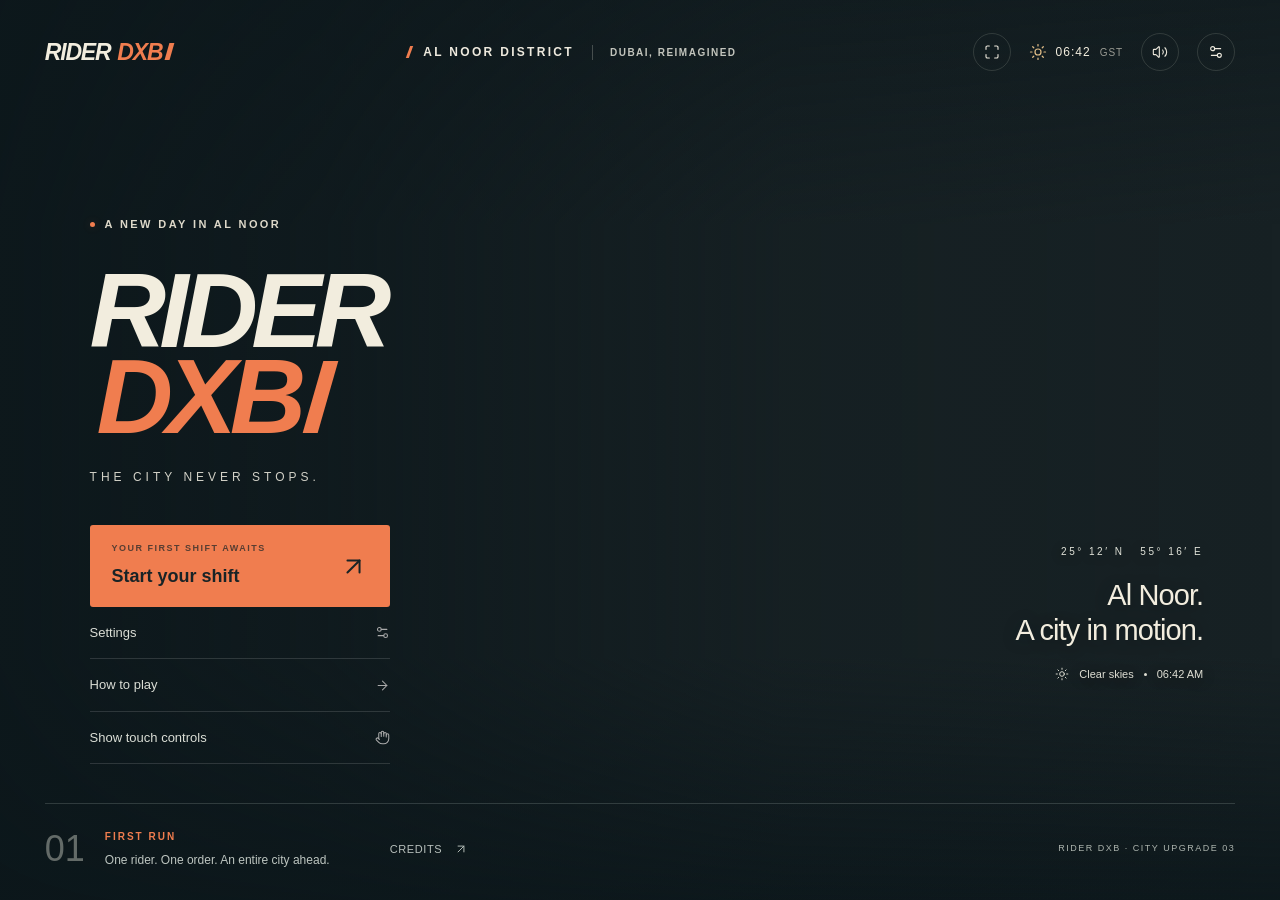
<file: index.html>
<!doctype html>
<html lang="en">
<head>
 <meta charset="utf-8">
 <meta name="viewport" content="width=device-width,initial-scale=1,viewport-fit=cover,interactive-widget=resizes-content">
 <meta name="theme-color" content="#17262b">
 <meta name="format-detection" content="telephone=no">
 <meta name="description" content="RIDER DXB — a third-person delivery rider game in Al Noor, Dubai.">
 <title>RIDER DXB — Delivery Rider</title>
<meta name="mobile-web-app-capable" content="yes"><meta name="apple-mobile-web-app-capable" content="yes"><meta name="apple-mobile-web-app-status-bar-style" content="black-translucent"><meta name="apple-mobile-web-app-title" content="RIDER DXB">  <script type="module" crossorigin src="./js/index-BQCLlIYD.js"></script>
  <link rel="modulepreload" crossorigin href="./js/rolldown-runtime-C_Tp3paw.js">
  <link rel="modulepreload" crossorigin href="./js/three-runtime-CRL2wtjR.js">
  <link rel="modulepreload" crossorigin href="./js/three-addons-CEhwxJL1.js">
  <link rel="stylesheet" crossorigin href="./css/index-BCDexn7u.css">
  <meta name="rider-build" content="city-upgrade-3">
  <link rel="manifest" href="./app.webmanifest">
  <link rel="apple-touch-icon" href="./assets/icons/apple-touch-icon.png">
</head>
<body>
 <div id="root"></div>
</body>
</html>
</file>
